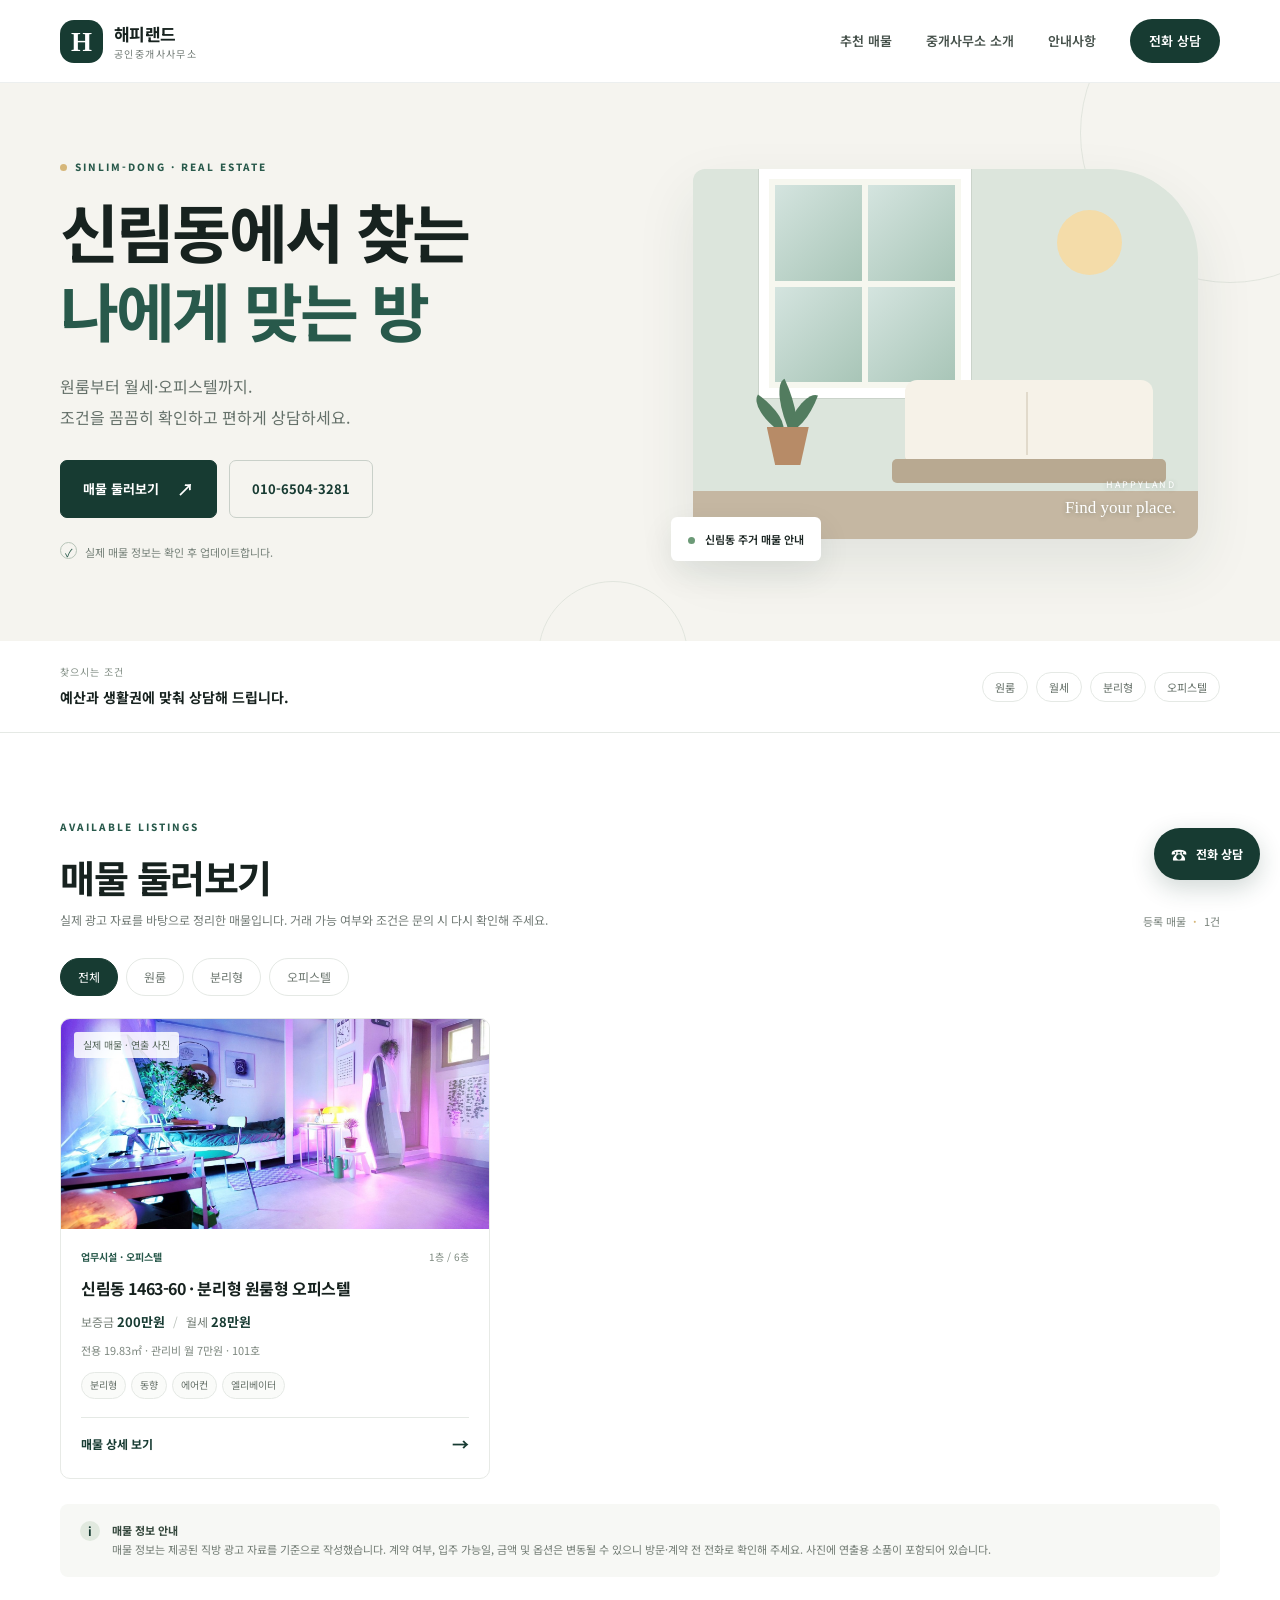
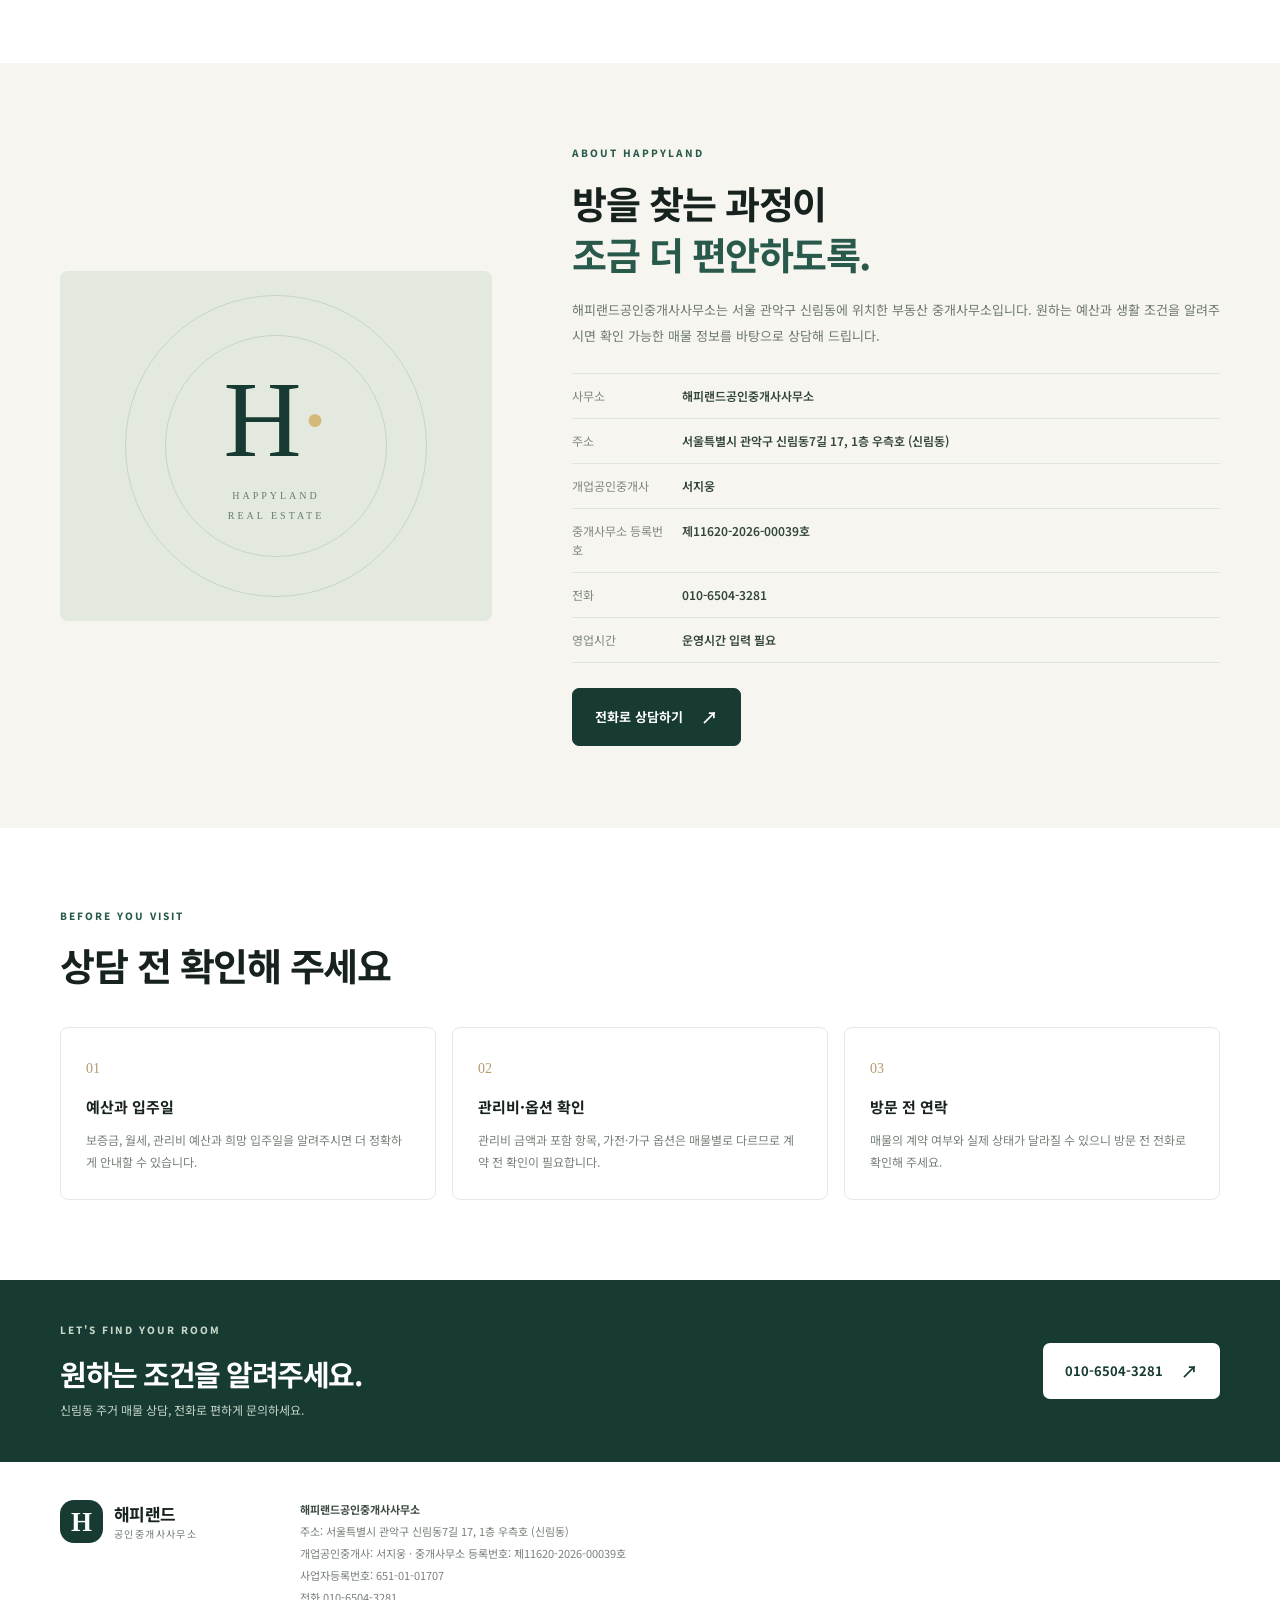
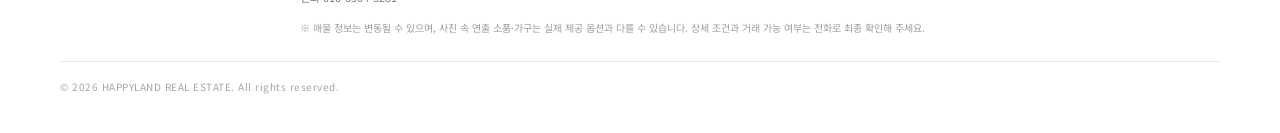
<file: index.html>
<!doctype html>
<html lang="ko">
<head>
  <meta charset="utf-8">
  <meta name="viewport" content="width=device-width, initial-scale=1">
  <meta name="theme-color" content="#173b32">
  <meta name="description" content="해피랜드공인중개사사무소. 서울 관악구 신림동 원룸·월세·오피스텔 매물을 안내합니다. 매물 조건과 입주 가능 여부는 전화로 확인해 주세요.">
  <meta name="robots" content="index,follow">
  <title>해피랜드공인중개사사무소 | 신림동 원룸·월세</title>
  <link rel="stylesheet" href="styles.css">
  <meta property="og:title" content="해피랜드공인중개사사무소 | 신림동 원룸·월세">
  <meta property="og:image" content="https://pigwkd5908-ship-it.github.io/happyland-homepage/images/room-main.jpg">
  <script type="application/ld+json" id="business-schema">
  {
    "@context": "https://schema.org",
    "@type": "RealEstateAgent",
    "name": "해피랜드공인중개사사무소",
    "founder": {"@type": "Person", "name": "서지웅"},
    "telephone": "+82-10-6504-3281",
    "address": {
      "@type": "PostalAddress",
      "streetAddress": "신림동7길 17, 1층 우측호",
      "addressLocality": "관악구",
      "addressRegion": "서울특별시",
      "addressCountry": "KR"
    },
    "areaServed": "서울특별시 관악구 신림동"
  }
  </script>
</head>
<body>
  <a class="skip-link" href="#main">본문 바로가기</a>
  <header class="site-header">
    <div class="container nav-wrap">
      <a class="brand" href="#home" aria-label="해피랜드 홈">
        <span class="brand-mark">H</span>
        <span><strong>해피랜드</strong><small>공인중개사사무소</small></span>
      </a>
      <button class="menu-toggle" id="menuToggle" aria-label="메뉴 열기" aria-expanded="false">☰</button>
      <nav id="mainNav" aria-label="주요 메뉴">
        <a href="#listings">추천 매물</a>
        <a href="#about">중개사무소 소개</a>
        <a href="#guide">안내사항</a>
        <a class="nav-call" href="tel:01065043281">전화 상담</a>
      </nav>
    </div>
  </header>

  <main id="main">
    <section class="hero" id="home">
      <div class="hero-shape shape-one"></div><div class="hero-shape shape-two"></div>
      <div class="container hero-grid">
        <div class="hero-copy">
          <p class="eyebrow"><span></span> SINLIM-DONG · REAL ESTATE</p>
          <h1>신림동에서 찾는<br><em>나에게 맞는 방</em></h1>
          <p class="hero-desc">원룸부터 월세·오피스텔까지.<br>조건을 꼼꼼히 확인하고 편하게 상담하세요.</p>
          <div class="hero-actions">
            <a class="button button-primary" href="#listings">매물 둘러보기 <span>↗</span></a>
            <a class="button button-outline" href="tel:01065043281">010-6504-3281</a>
          </div>
          <div class="hero-note"><span class="check">✓</span> 실제 매물 정보는 확인 후 업데이트합니다.</div>
        </div>
        <div class="hero-art" aria-label="차분한 색감의 집 일러스트">
          <div class="art-card">
            <div class="sun"></div>
            <div class="window"><div></div><div></div><div></div><div></div></div>
            <div class="plant"><i></i><i></i><i></i><b></b></div>
            <div class="sofa"><span></span></div>
            <div class="floor-line"></div>
            <div class="art-caption"><span>HAPPYLAND</span><strong>Find your place.</strong></div>
          </div>
          <div class="floating-tag"><span class="tag-dot"></span> 신림동 주거 매물 안내</div>
        </div>
      </div>
    </section>

    <section class="quick-search" aria-label="매물 조건 안내">
      <div class="container search-inner">
        <div><span class="search-label">찾으시는 조건</span><strong>예산과 생활권에 맞춰 상담해 드립니다.</strong></div>
        <div class="quick-chips"><span>원룸</span><span>월세</span><span>분리형</span><span>오피스텔</span></div>
      </div>
    </section>

    <section class="section listings-section" id="listings">
      <div class="container">
        <div class="section-heading">
          <div><p class="eyebrow">AVAILABLE LISTINGS</p><h2>매물 둘러보기</h2><p class="section-desc">실제 광고 자료를 바탕으로 정리한 매물입니다. 거래 가능 여부와 조건은 문의 시 다시 확인해 주세요.</p></div>
          <span class="listing-count" id="listingCount">등록 매물 <b>·</b> 1건</span>
        </div>
        <div class="filter-row" role="group" aria-label="매물 유형 필터">
          <button class="filter active" data-filter="all">전체</button>
          <button class="filter" data-filter="원룸">원룸</button>
          <button class="filter" data-filter="분리형">분리형</button>
          <button class="filter" data-filter="오피스텔">오피스텔</button>
        </div>
        <div class="listing-grid" id="listingGrid">
          <article class="listing-card real-listing" data-type="오피스텔 분리형 원룸" data-id="sillim-1463-60-101">
            <a class="listing-photo real-photo" href="listing-101.html" aria-label="신림동 1463-60 오피스텔 매물 상세 보기">
              <img src="images/room-main.jpg" alt="신림동 오피스텔 101호 실내 사진, 연출 소품 포함" loading="lazy">
              <span class="photo-label">실제 매물 · 연출 사진</span>
            </a>
            <div class="listing-body">
              <div class="listing-meta"><span>업무시설 · 오피스텔</span><span>1층 / 6층</span></div>
              <h3>신림동 1463-60 · 분리형 원룸형 오피스텔</h3>
              <p class="price">보증금 <b>200만원</b> <i>/</i> 월세 <b>28만원</b></p>
              <p class="listing-location">전용 19.83㎡ · 관리비 월 7만원 · 101호</p>
              <div class="listing-tags"><span>분리형</span><span>동향</span><span>에어컨</span><span>엘리베이터</span></div>
              <a class="detail-button" href="listing-101.html">매물 상세 보기 <span>→</span></a>
            </div>
          </article>
        </div>
        <div class="notice-box"><span class="notice-icon">i</span><p><strong>매물 정보 안내</strong><br>매물 정보는 제공된 직방 광고 자료를 기준으로 작성했습니다. 계약 여부, 입주 가능일, 금액 및 옵션은 변동될 수 있으니 방문·계약 전 전화로 확인해 주세요. 사진에 연출용 소품이 포함되어 있습니다.</p></div>
      </div>
    </section>

    <section class="about-section" id="about">
      <div class="container about-grid">
        <div class="about-visual"><div class="about-monogram">H<span>·</span></div><p>HAPPYLAND<br><b>REAL ESTATE</b></p></div>
        <div class="about-copy"><p class="eyebrow">ABOUT HAPPYLAND</p><h2>방을 찾는 과정이<br><em>조금 더 편안하도록.</em></h2><p>해피랜드공인중개사사무소는 서울 관악구 신림동에 위치한 부동산 중개사무소입니다. 원하는 예산과 생활 조건을 알려주시면 확인 가능한 매물 정보를 바탕으로 상담해 드립니다.</p><div class="contact-list"><div><span>사무소</span><strong>해피랜드공인중개사사무소</strong></div><div><span>주소</span><strong>서울특별시 관악구 신림동7길 17, 1층 우측호 (신림동)</strong></div><div><span>개업공인중개사</span><strong>서지웅</strong></div><div><span>중개사무소 등록번호</span><strong>제11620-2026-00039호</strong></div><div><span>전화</span><strong>010-6504-3281</strong></div><div><span>영업시간</span><strong>운영시간 입력 필요</strong></div></div><a class="button button-primary" href="tel:01065043281">전화로 상담하기 <span>↗</span></a></div>
      </div>
    </section>

    <section class="section guide-section" id="guide">
      <div class="container">
        <div class="section-heading"><div><p class="eyebrow">BEFORE YOU VISIT</p><h2>상담 전 확인해 주세요</h2></div></div>
        <div class="guide-grid">
          <div class="guide-card"><span>01</span><h3>예산과 입주일</h3><p>보증금, 월세, 관리비 예산과 희망 입주일을 알려주시면 더 정확하게 안내할 수 있습니다.</p></div>
          <div class="guide-card"><span>02</span><h3>관리비·옵션 확인</h3><p>관리비 금액과 포함 항목, 가전·가구 옵션은 매물별로 다르므로 계약 전 확인이 필요합니다.</p></div>
          <div class="guide-card"><span>03</span><h3>방문 전 연락</h3><p>매물의 계약 여부와 실제 상태가 달라질 수 있으니 방문 전 전화로 확인해 주세요.</p></div>
        </div>
      </div>
    </section>

    <section class="bottom-cta">
      <div class="container cta-inner"><div><p class="eyebrow">LET'S FIND YOUR ROOM</p><h2>원하는 조건을 알려주세요.</h2><p>신림동 주거 매물 상담, 전화로 편하게 문의하세요.</p></div><a class="button button-light" href="tel:01065043281">010-6504-3281 <span>↗</span></a></div>
    </section>
  </main>

  <footer class="site-footer">
    <div class="container footer-inner">
      <div class="brand footer-brand"><span class="brand-mark">H</span><span><strong>해피랜드</strong><small>공인중개사사무소</small></span></div>
      <div class="footer-info"><strong>해피랜드공인중개사사무소</strong><p>주소: 서울특별시 관악구 신림동7길 17, 1층 우측호 (신림동)</p><p>개업공인중개사: 서지웅 · 중개사무소 등록번호: 제11620-2026-00039호</p><p>사업자등록번호: 651-01-01707</p><p>전화 <a href="tel:01065043281">010-6504-3281</a></p><small>※ 매물 정보는 변동될 수 있으며, 사진 속 연출 소품·가구는 실제 제공 옵션과 다를 수 있습니다. 상세 조건과 거래 가능 여부는 전화로 최종 확인해 주세요.</small></div>
      <p class="copyright">© <span id="year"></span> HAPPYLAND REAL ESTATE. All rights reserved.</p>
    </div>
  </footer>

  <a class="floating-call" href="tel:01065043281" aria-label="전화 상담"><span>☎</span><small>전화 상담</small></a>

  <script src="script.js"></script>
</body>
</html>
</file>
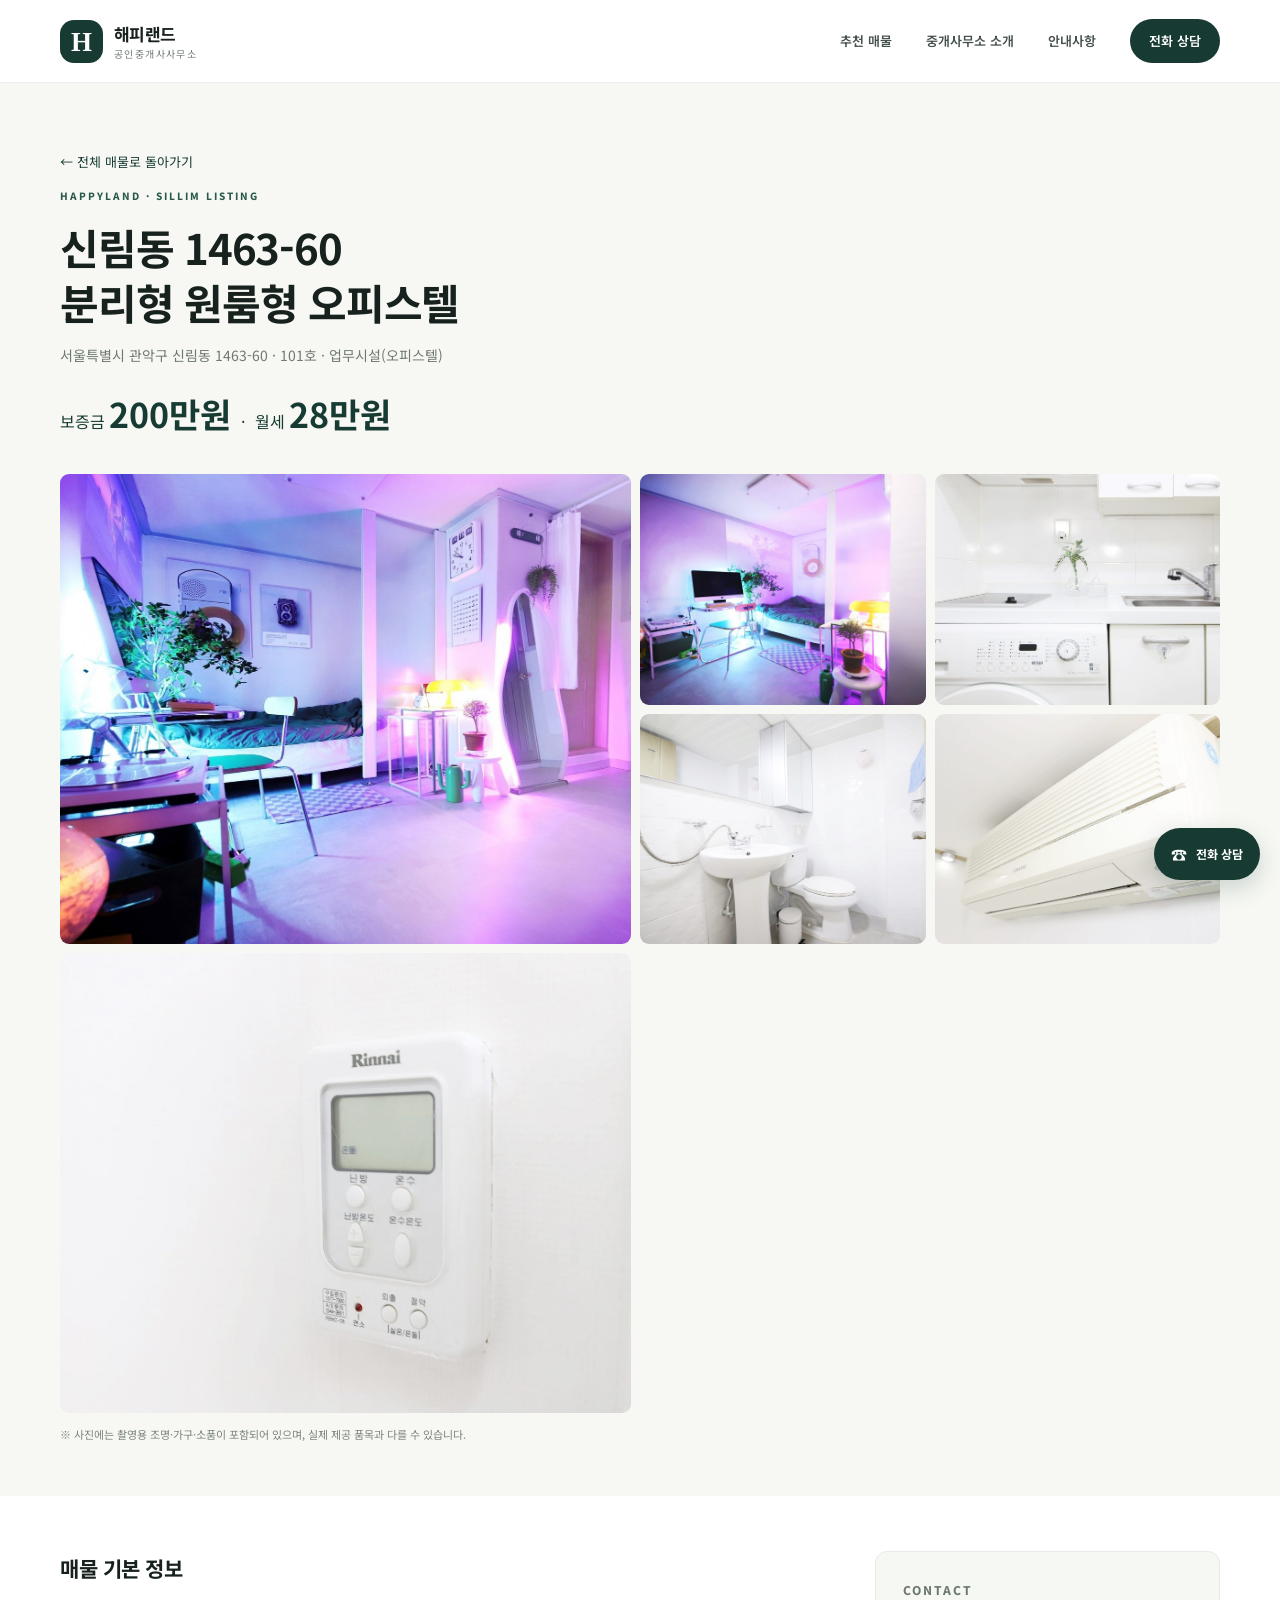
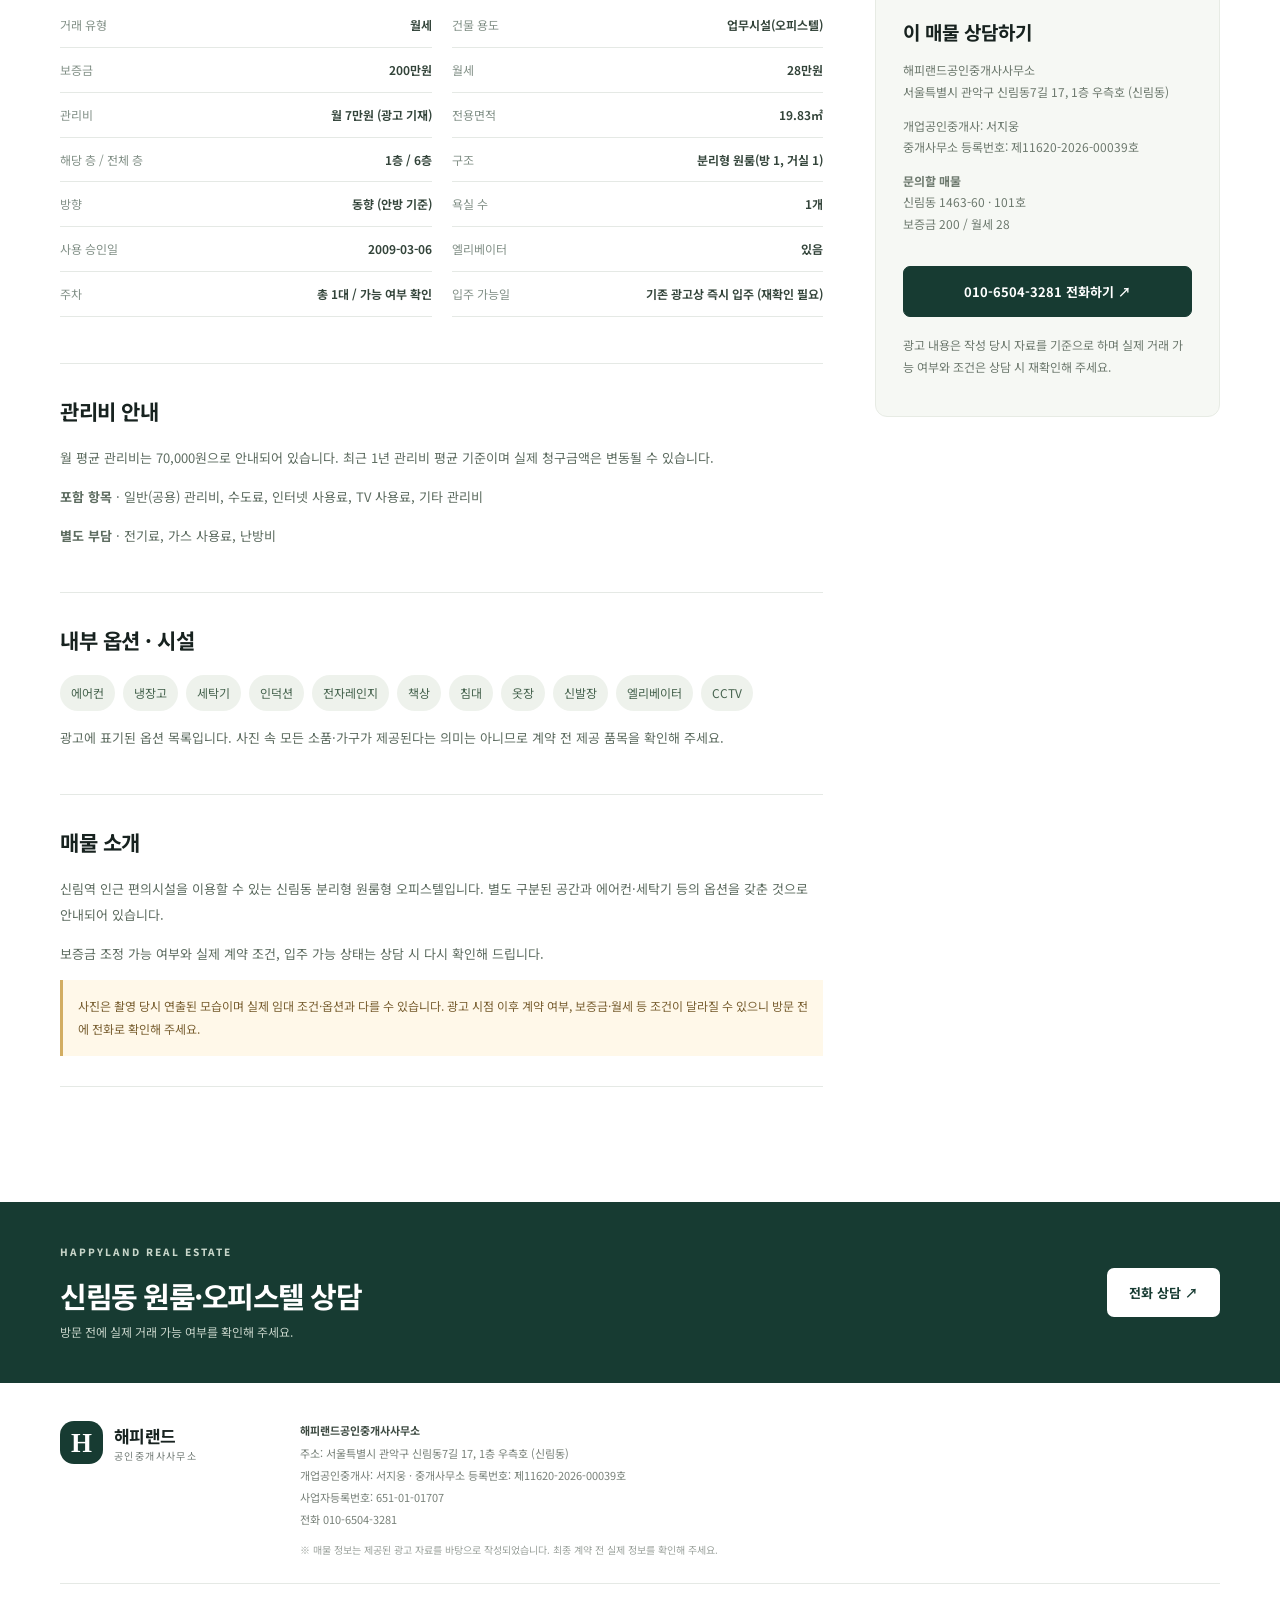
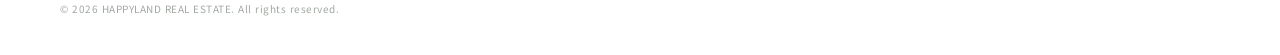
<file: listing-101.html>
<!doctype html>
<html lang="ko">
<head>
  <meta charset="utf-8">
  <meta name="viewport" content="width=device-width, initial-scale=1">
  <meta name="theme-color" content="#173b32">
  <meta name="description" content="신림동 1463-60 오피스텔 월세 매물. 보증금 200만원, 월세 28만원, 관리비 월 7만원, 전용 19.83㎡. 해피랜드공인중개사사무소 상담 010-6504-3281.">
  <title>신림동 1463-60 오피스텔 101호 월세 200/28 | 해피랜드공인중개사사무소</title>
  <meta property="og:title" content="신림동 오피스텔 101호 월세 200/28 | 해피랜드공인중개사사무소">
  <meta property="og:description" content="전용 19.83㎡ · 관리비 7만원 · 1층 · 분리형 원룸형 오피스텔">
  <meta property="og:image" content="https://pigwkd5908-ship-it.github.io/happyland-homepage/images/room-main.jpg">
  <link rel="stylesheet" href="styles.css">
</head>
<body>
  <a class="skip-link" href="#main">본문 바로가기</a>
  <header class="site-header"><div class="container nav-wrap">
    <a class="brand" href="index.html" aria-label="해피랜드 홈"><span class="brand-mark">H</span><span><strong>해피랜드</strong><small>공인중개사사무소</small></span></a>
    <button class="menu-toggle" id="menuToggle" aria-label="메뉴 열기" aria-expanded="false">☰</button>
    <nav id="mainNav" aria-label="주요 메뉴"><a href="index.html#listings">추천 매물</a><a href="index.html#about">중개사무소 소개</a><a href="index.html#guide">안내사항</a><a class="nav-call" href="tel:01065043281">전화 상담</a></nav>
  </div></header>
  <main id="main">
    <section class="detail-listing-hero"><div class="container">
      <a class="back-link" href="index.html#listings">← 전체 매물로 돌아가기</a>
      <p class="eyebrow">HAPPYLAND · SILLIM LISTING</p>
      <h1 class="detail-title">신림동 1463-60<br>분리형 원룸형 오피스텔</h1>
      <p class="detail-subtitle">서울특별시 관악구 신림동 1463-60 · 101호 · 업무시설(오피스텔)</p>
      <div class="detail-price"><span>보증금 <strong>200만원</strong></span><span>·</span><span>월세 <strong>28만원</strong></span></div>
      <div class="detail-page-gallery">
        <a href="images/room-main.jpg" target="_blank" aria-label="실내 사진 크게 보기"><img src="images/room-main.jpg" alt="101호 실내, 조명 및 가구 연출 사진" fetchpriority="high"></a>
        <a href="images/room-side.jpg" target="_blank" aria-label="실내 다른 각도 크게 보기"><img src="images/room-side.jpg" alt="101호 실내 다른 각도, 연출 사진" loading="lazy"></a>
        <a href="images/kitchen.jpg" target="_blank" aria-label="주방 사진 크게 보기"><img src="images/kitchen.jpg" alt="인덕션, 싱크대, 세탁기가 있는 주방" loading="lazy"></a>
        <a href="images/bathroom.jpg" target="_blank" aria-label="욕실 사진 크게 보기"><img src="images/bathroom.jpg" alt="세면대, 양변기 및 샤워기가 있는 욕실" loading="lazy"></a>
        <a href="images/aircon.jpg" target="_blank" aria-label="에어컨 사진 크게 보기"><img src="images/aircon.jpg" alt="벽걸이 에어컨" loading="lazy"></a>
        <a href="images/heating.jpg" target="_blank" aria-label="난방 조절기 사진 크게 보기"><img src="images/heating.jpg" alt="난방 온도 조절기" loading="lazy"></a>
      </div>
      <p style="margin-top:12px;color:#7b867d;font-size:11px">※ 사진에는 촬영용 조명·가구·소품이 포함되어 있으며, 실제 제공 품목과 다를 수 있습니다.</p>
    </div></section>
    <section class="detail-page-content"><div class="container detail-page-layout"><div>
      <section class="property-section"><h2>매물 기본 정보</h2><dl class="property-facts">
        <div><dt>거래 유형</dt><dd>월세</dd></div>
        <div><dt>건물 용도</dt><dd>업무시설(오피스텔)</dd></div>
        <div><dt>보증금</dt><dd>200만원</dd></div>
        <div><dt>월세</dt><dd>28만원</dd></div>
        <div><dt>관리비</dt><dd>월 7만원 (광고 기재)</dd></div>
        <div><dt>전용면적</dt><dd>19.83㎡</dd></div>
        <div><dt>해당 층 / 전체 층</dt><dd>1층 / 6층</dd></div>
        <div><dt>구조</dt><dd>분리형 원룸(방 1, 거실 1)</dd></div>
        <div><dt>방향</dt><dd>동향 (안방 기준)</dd></div>
        <div><dt>욕실 수</dt><dd>1개</dd></div>
        <div><dt>사용 승인일</dt><dd>2009-03-06</dd></div>
        <div><dt>엘리베이터</dt><dd>있음</dd></div>
        <div><dt>주차</dt><dd>총 1대 / 가능 여부 확인</dd></div>
        <div><dt>입주 가능일</dt><dd>기존 광고상 즉시 입주 (재확인 필요)</dd></div>
      </dl></section>
      <section class="property-section"><h2>관리비 안내</h2>
        <p>월 평균 관리비는 70,000원으로 안내되어 있습니다. 최근 1년 관리비 평균 기준이며 실제 청구금액은 변동될 수 있습니다.</p>
        <p><strong>포함 항목</strong> · 일반(공용) 관리비, 수도료, 인터넷 사용료, TV 사용료, 기타 관리비</p>
        <p><strong>별도 부담</strong> · 전기료, 가스 사용료, 난방비</p>
      </section>
      <section class="property-section"><h2>내부 옵션 · 시설</h2>
        <div class="property-pills"><span>에어컨</span><span>냉장고</span><span>세탁기</span><span>인덕션</span><span>전자레인지</span><span>책상</span><span>침대</span><span>옷장</span><span>신발장</span><span>엘리베이터</span><span>CCTV</span></div>
        <p style="margin-top:14px">광고에 표기된 옵션 목록입니다. 사진 속 모든 소품·가구가 제공된다는 의미는 아니므로 계약 전 제공 품목을 확인해 주세요.</p>
      </section>
      <section class="property-section"><h2>매물 소개</h2>
        <p>신림역 인근 편의시설을 이용할 수 있는 신림동 분리형 원룸형 오피스텔입니다. 별도 구분된 공간과 에어컨·세탁기 등의 옵션을 갖춘 것으로 안내되어 있습니다.</p>
        <p>보증금 조정 가능 여부와 실제 계약 조건, 입주 가능 상태는 상담 시 다시 확인해 드립니다.</p>
        <div class="property-note">사진은 촬영 당시 연출된 모습이며 실제 임대 조건·옵션과 다를 수 있습니다. 광고 시점 이후 계약 여부, 보증금·월세 등 조건이 달라질 수 있으니 방문 전에 전화로 확인해 주세요.</div>
      </section>
    </div><aside class="property-aside">
      <p class="eyebrow">CONTACT</p><h3>이 매물 상담하기</h3>
      <p>해피랜드공인중개사사무소<br>서울특별시 관악구 신림동7길 17, 1층 우측호 (신림동)</p><p>개업공인중개사: 서지웅<br>중개사무소 등록번호: 제11620-2026-00039호</p>
      <p><strong>문의할 매물</strong><br>신림동 1463-60 · 101호<br>보증금 200 / 월세 28</p>
      <a class="button button-primary" href="tel:01065043281">010-6504-3281 전화하기 ↗</a>
      <p style="margin-top:17px">광고 내용은 작성 당시 자료를 기준으로 하며 실제 거래 가능 여부와 조건은 상담 시 재확인해 주세요.</p>
    </aside></div></section>
    <section class="bottom-cta"><div class="container cta-inner"><div><p class="eyebrow">HAPPYLAND REAL ESTATE</p><h2>신림동 원룸·오피스텔 상담</h2><p>방문 전에 실제 거래 가능 여부를 확인해 주세요.</p></div><a class="button button-light" href="tel:01065043281">전화 상담 ↗</a></div></section>
  </main>
  <footer class="site-footer"><div class="container footer-inner"><div class="brand footer-brand"><span class="brand-mark">H</span><span><strong>해피랜드</strong><small>공인중개사사무소</small></span></div><div class="footer-info"><strong>해피랜드공인중개사사무소</strong><p>주소: 서울특별시 관악구 신림동7길 17, 1층 우측호 (신림동)</p><p>개업공인중개사: 서지웅 · 중개사무소 등록번호: 제11620-2026-00039호</p><p>사업자등록번호: 651-01-01707</p><p>전화 <a href="tel:01065043281">010-6504-3281</a></p><small>※ 매물 정보는 제공된 광고 자료를 바탕으로 작성되었습니다. 최종 계약 전 실제 정보를 확인해 주세요.</small></div><p class="copyright">© <span id="year"></span> HAPPYLAND REAL ESTATE. All rights reserved.</p></div></footer>
  <a class="floating-call" href="tel:01065043281" aria-label="전화 상담"><span>☎</span><small>전화 상담</small></a>
  <script src="script.js"></script>
</body>
</html>
</file>
<file: styles.css>
@import url('https://fonts.googleapis.com/css2?family=Noto+Sans+KR:wght@400;500;600;700;800&display=swap');
:root{--green:#173b32;--green2:#28594b;--cream:#f5f4ef;--ink:#17221f;--muted:#727b76;--line:#e5e9e5;--white:#fff;--gold:#d6b77a}
*{box-sizing:border-box}html{scroll-behavior:smooth;scroll-padding-top:90px}body{margin:0;font-family:'Noto Sans KR',Arial,sans-serif;color:var(--ink);background:#fff;line-height:1.65}a{color:inherit;text-decoration:none}button{font:inherit;cursor:pointer}.container{width:min(1160px,calc(100% - 44px));margin:auto}.skip-link{position:absolute;left:-9999px}.skip-link:focus{left:12px;top:12px;background:#fff;padding:12px;z-index:100}
.site-header{position:sticky;top:0;z-index:20;background:rgba(255,255,255,.94);backdrop-filter:blur(16px);border-bottom:1px solid rgba(23,59,50,.08)}.nav-wrap{height:82px;display:flex;align-items:center;justify-content:space-between}.brand{display:flex;align-items:center;gap:11px}.brand-mark{width:43px;height:43px;border-radius:14px;background:var(--green);color:#fff;display:grid;place-items:center;font-family:Georgia,serif;font-size:27px;font-weight:bold}.brand strong{display:block;font-size:17px;letter-spacing:-.6px}.brand small{display:block;font-size:10px;color:var(--muted);letter-spacing:1.4px;margin-top:-2px}nav{display:flex;align-items:center;gap:34px;font-size:13px;font-weight:600;color:#46514b}nav a:hover{color:var(--green2)}.nav-call{background:var(--green);color:#fff;padding:11px 19px;border-radius:30px}.nav-call:hover{color:#fff;background:var(--green2)}.menu-toggle{display:none;background:none;border:0;font-size:24px;color:var(--green)}
.hero{position:relative;overflow:hidden;background:var(--cream);padding:76px 0 80px}.hero-grid{display:grid;grid-template-columns:1.02fr .98fr;align-items:center;gap:40px;position:relative;z-index:1}.eyebrow{font-size:10px;letter-spacing:2px;font-weight:800;color:var(--green2);margin:0 0 15px;display:flex;align-items:center;gap:8px}.eyebrow span{width:7px;height:7px;background:var(--gold);border-radius:50%}h1,h2,h3,p{margin-top:0}h1{font-size:clamp(39px,5vw,65px);line-height:1.24;letter-spacing:-2.8px;margin-bottom:22px;font-weight:700}h1 em,h2 em{font-style:normal;color:var(--green2)}.hero-desc{font-size:16px;line-height:1.9;color:#65716a;margin-bottom:28px}.hero-actions{display:flex;gap:12px;flex-wrap:wrap}.button{display:inline-flex;align-items:center;justify-content:center;gap:18px;padding:14px 22px;border-radius:7px;font-size:13px;font-weight:700;transition:.2s}.button span{font-size:17px}.button-primary{background:var(--green);color:#fff;border:1px solid var(--green)}.button-primary:hover{background:var(--green2);transform:translateY(-1px)}.button-outline{border:1px solid #c9d0c9;background:transparent;color:var(--green)}.hero-note{margin-top:24px;color:#758078;font-size:11px}.check{display:inline-grid;place-items:center;border:1px solid #b7c4b8;border-radius:50%;width:17px;height:17px;color:var(--green2);margin-right:5px}.hero-art{position:relative;padding:10px 22px 22px}.art-card{height:370px;border-radius:12px 90px 12px 12px;background:#dce5dc;position:relative;overflow:hidden;box-shadow:0 25px 60px #203d3018}.sun{position:absolute;right:15%;top:11%;width:65px;height:65px;background:#f4dca9;border-radius:50%}.window{position:absolute;top:0;left:13%;width:42%;height:62%;background:#f6f7ef;border:10px solid #fff;box-shadow:0 0 0 1px #cad3ca;display:grid;grid-template-columns:1fr 1fr;grid-template-rows:1fr 1fr;gap:6px;padding:6px}.window div{background:linear-gradient(135deg,#d4e4df,#a8c5b7)}.plant{position:absolute;bottom:20%;left:12%;width:65px;height:90px}.plant:after{content:"";position:absolute;bottom:0;left:13px;width:42px;height:38px;background:#b78b67;clip-path:polygon(0 0,100% 0,80% 100%,20% 100%)}.plant i{position:absolute;bottom:30px;left:25px;width:18px;height:55px;border-radius:100% 0 100% 0;background:#527c5f;transform:rotate(-25deg)}.plant i:nth-child(2){left:7px;transform:rotate(-55deg);height:42px}.plant i:nth-child(3){left:39px;transform:rotate(20deg);height:44px}.sofa{position:absolute;bottom:18%;right:9%;width:49%;height:93px;border-radius:12px 12px 5px 5px;background:#f6f2e8;box-shadow:inset 0 -12px #e3ddce}.sofa:before{content:"";position:absolute;left:-13px;right:-13px;bottom:-10px;height:24px;background:#b8a991;border-radius:5px}.sofa span{position:absolute;top:12px;left:49%;width:2px;height:63px;background:#e1dacb}.floor-line{position:absolute;bottom:0;left:0;right:0;height:13%;background:#c5b7a2}.art-caption{position:absolute;bottom:17px;right:22px;color:#fff;text-align:right;z-index:2;text-shadow:0 1px 5px #34483d55}.art-caption span{display:block;font-size:9px;letter-spacing:2px}.art-caption strong{font-family:Georgia,serif;font-size:17px;font-weight:400}.floating-tag{position:absolute;bottom:0;left:0;background:#fff;padding:13px 17px;border-radius:6px;box-shadow:0 12px 32px #173b3217;font-size:11px;font-weight:600}.tag-dot{display:inline-block;width:7px;height:7px;background:#6c9a77;border-radius:50%;margin-right:7px}.hero-shape{position:absolute;border:1px solid #d9dfd6;border-radius:50%;opacity:.7}.shape-one{width:300px;height:300px;right:-100px;top:-100px}.shape-two{width:150px;height:150px;left:42%;bottom:-90px}
.quick-search{border-bottom:1px solid var(--line)}.search-inner{min-height:91px;display:flex;align-items:center;justify-content:space-between;gap:20px}.search-label{display:block;color:#849087;font-size:10px;letter-spacing:1px;margin-bottom:3px}.search-inner strong{font-size:14px}.quick-chips{display:flex;gap:8px;flex-wrap:wrap}.quick-chips span,.listing-tags span{border:1px solid var(--line);padding:5px 12px;border-radius:30px;font-size:11px;color:#667169;background:#fff}
.section{padding:86px 0}.section-heading{display:flex;align-items:flex-end;justify-content:space-between;gap:20px;margin-bottom:28px}.section-heading h2,.about-copy h2,.cta-inner h2{font-size:clamp(28px,3vw,38px);line-height:1.35;letter-spacing:-1.5px;margin-bottom:8px}.section-desc{font-size:12px;color:var(--muted);margin-bottom:0}.listing-count{font-size:11px;color:#7a847d;white-space:nowrap}.listing-count b{color:var(--gold);padding:0 4px}.filter-row{display:flex;gap:8px;margin-bottom:22px}.filter{background:#fff;border:1px solid var(--line);padding:8px 17px;border-radius:30px;font-size:12px;color:#6d7770}.filter.active,.filter:hover{background:var(--green);border-color:var(--green);color:#fff}.listing-grid{display:grid;grid-template-columns:repeat(3,1fr);gap:20px}.listing-card{border:1px solid #e7eae6;border-radius:10px;overflow:hidden;transition:transform .2s,box-shadow .2s;background:#fff}.listing-card:hover{transform:translateY(-3px);box-shadow:0 14px 35px #193b3010}.listing-photo{height:210px;position:relative;display:grid;place-items:center;overflow:hidden}.photo-one{background:linear-gradient(135deg,#e6ebe3,#c8d8cc)}.photo-two{background:linear-gradient(135deg,#eee8de,#d6c8b5)}.photo-three{background:linear-gradient(135deg,#dce6e7,#b8cecf)}.photo-label{position:absolute;top:13px;left:13px;background:#ffffffd9;padding:5px 9px;border-radius:3px;font-size:10px;color:#56665b}.photo-icon{font-size:70px;color:#ffffffa8;font-family:Georgia,serif}.listing-body{padding:20px}.listing-meta{display:flex;justify-content:space-between;gap:10px;font-size:10px;color:#7d897f;margin-bottom:10px}.listing-meta span:first-child{color:var(--green2);font-weight:700}.listing-card h3{font-size:16px;letter-spacing:-.4px;margin-bottom:10px}.price{font-size:12px;color:#747e76;margin-bottom:8px}.price b{font-size:13px;color:var(--green);font-weight:700}.price i{font-style:normal;color:#b9c0b9;padding:0 5px}.listing-location{font-size:11px;color:#7d877f;margin-bottom:13px}.listing-tags{display:flex;gap:5px;flex-wrap:wrap;margin-bottom:18px}.listing-tags span{font-size:10px;padding:4px 8px;background:#fafbf9}.detail-button{width:100%;display:flex;justify-content:space-between;align-items:center;padding:12px 0 0;border:0;border-top:1px solid var(--line);background:transparent;color:var(--green);font-size:12px;font-weight:700}.detail-button span{font-size:17px}.notice-box{display:flex;align-items:flex-start;gap:12px;background:#f7f8f5;border-radius:8px;padding:17px 20px;margin-top:25px}.notice-icon{display:grid;place-items:center;flex:0 0 20px;height:20px;border-radius:50%;background:#e1e9df;color:var(--green);font-size:12px;font-weight:700}.notice-box p{font-size:11px;color:#727c74;margin:0;line-height:1.8}.notice-box strong{color:#34473c}
.about-section{background:#f6f5f0;padding:82px 0}.about-grid{display:grid;grid-template-columns:.8fr 1.2fr;gap:80px;align-items:center}.about-visual{height:350px;background:#e4e9df;display:flex;flex-direction:column;align-items:center;justify-content:center;border-radius:8px;position:relative;overflow:hidden}.about-visual:before,.about-visual:after{content:"";position:absolute;border:1px solid #c8d2c6;border-radius:50%;width:300px;height:300px}.about-visual:after{width:220px;height:220px}.about-monogram{font-family:Georgia,serif;font-size:108px;color:var(--green);line-height:1;z-index:1}.about-monogram span{color:var(--gold)}.about-visual p{z-index:1;text-align:center;font-family:Georgia,serif;font-size:10px;letter-spacing:3px;color:#667d6b;margin:12px 0 0;line-height:2}.about-visual p b{font-weight:400}.about-copy h2{margin-bottom:18px}.about-copy>p:not(.eyebrow){font-size:13px;color:#6e7971;line-height:2;margin-bottom:24px}.contact-list{border-top:1px solid #dfe4dc;margin-bottom:25px}.contact-list div{display:grid;grid-template-columns:100px 1fr;gap:10px;border-bottom:1px solid #dfe4dc;padding:12px 0;font-size:12px}.contact-list span{color:#7f8980}.contact-list strong{font-weight:600;color:#33463a}
.guide-section{padding:80px 0}.guide-grid{display:grid;grid-template-columns:repeat(3,1fr);gap:16px}.guide-card{border:1px solid var(--line);padding:25px;border-radius:8px}.guide-card>span{font-family:Georgia,serif;color:#b39b6e;font-size:14px}.guide-card h3{font-size:15px;margin:15px 0 9px}.guide-card p{font-size:12px;line-height:1.9;color:#778179;margin:0}.bottom-cta{background:var(--green);color:#fff;padding:42px 0}.cta-inner{display:flex;align-items:center;justify-content:space-between;gap:25px}.cta-inner .eyebrow{color:#c8d6ca}.cta-inner h2{font-size:29px;margin-bottom:7px}.cta-inner p:not(.eyebrow){font-size:12px;color:#c7d4ca;margin:0}.button-light{background:#fff;color:var(--green);white-space:nowrap}.button-light:hover{background:#f1f3ee}.site-footer{padding:38px 0;background:#fff}.footer-inner{display:grid;grid-template-columns:220px 1fr;gap:20px;align-items:start}.footer-brand{align-self:start}.footer-info{font-size:11px;color:#788179}.footer-info strong{color:#3e4b42}.footer-info p{margin:4px 0}.footer-info small{display:block;margin-top:14px;color:#9aa19b;font-size:10px}.copyright{grid-column:1/-1;border-top:1px solid var(--line);padding-top:17px;margin:4px 0 0;color:#a0a7a1;font-size:10px;letter-spacing:.5px}.floating-call{position:fixed;right:20px;bottom:20px;z-index:15;display:flex;align-items:center;gap:9px;background:var(--green);color:#fff;padding:13px 17px;border-radius:50px;box-shadow:0 8px 24px #173b3233;font-size:13px}.floating-call span{font-size:16px}.floating-call small{font-size:12px;font-weight:700}
.detail-dialog{width:min(520px,calc(100% - 30px));border:0;border-radius:12px;padding:30px;box-shadow:0 25px 90px #0003;color:var(--ink)}.detail-dialog::backdrop{background:#13241dcc;backdrop-filter:blur(3px)}.detail-dialog h2{font-size:24px;letter-spacing:-.8px;margin-bottom:10px}.dialog-close{float:right;border:0;background:#f1f3ef;border-radius:50%;width:32px;height:32px;font-size:22px;color:#4c5a50}.dialog-warning{background:#fff5e3;padding:10px 12px;border-radius:5px;font-size:11px;color:#8b6c2d}.detail-list{margin:20px 0}.detail-list div{display:grid;grid-template-columns:130px 1fr;padding:11px 0;border-bottom:1px solid var(--line);font-size:12px}.detail-list dt{color:#7b857d}.detail-list dd{margin:0;font-weight:600}.full-button{width:100%}
@media(max-width:800px){.container{width:min(100% - 32px,600px)}.nav-wrap{height:70px}.menu-toggle{display:block}nav{display:none;position:absolute;top:69px;left:0;right:0;padding:18px 22px 22px;background:#fff;border-bottom:1px solid var(--line);flex-direction:column;align-items:stretch;gap:0}nav.open{display:flex}nav a{padding:12px 0}.nav-call{text-align:center;padding:12px;margin-top:5px}.hero{padding:52px 0 58px}.hero-grid{grid-template-columns:1fr;gap:30px}.hero-art{max-width:500px;width:100%;margin:auto;padding:0 10px 18px}.art-card{height:290px}.hero-copy{text-align:left}.hero-note{margin-top:19px}.search-inner{padding:22px 0;align-items:flex-start;flex-direction:column}.section{padding:62px 0}.section-heading{align-items:flex-start;flex-direction:column;gap:10px}.listing-grid{grid-template-columns:repeat(2,minmax(0,1fr));gap:13px}.listing-photo{height:160px}.listing-body{padding:15px}.listing-card h3{font-size:14px}.price{line-height:1.8}.about-section{padding:60px 0}.about-grid{grid-template-columns:1fr;gap:35px}.about-visual{height:250px}.guide-grid{grid-template-columns:1fr}.guide-card{padding:21px}.cta-inner{align-items:flex-start;flex-direction:column}.footer-inner{grid-template-columns:1fr}.copyright{grid-column:auto}.floating-call{right:12px;bottom:12px;padding:12px 15px}}
@media(max-width:480px){h1{font-size:41px}.hero-desc{font-size:14px}.hero-actions .button{flex:1;padding:13px 12px;gap:8px}.art-card{height:245px;border-top-right-radius:65px}.quick-chips{gap:6px}.quick-chips span{padding:5px 10px}.listing-grid{grid-template-columns:1fr}.listing-photo{height:205px}.listing-body{padding:18px}.filter-row{overflow:auto;padding-bottom:4px}.filter{white-space:nowrap}.contact-list div{grid-template-columns:80px 1fr}.detail-dialog{padding:23px}.detail-list div{grid-template-columns:105px 1fr}.floating-call small{display:none}.floating-call{width:48px;height:48px;justify-content:center;padding:0}.floating-call span{font-size:19px}}

/* 첫 번째 실매물 등록 */
.listing-grid:has(.real-listing:only-child){grid-template-columns:minmax(0,430px)}
.real-photo{display:block;background:#eceeeb;overflow:hidden}
.real-photo img{display:block;width:100%;height:100%;object-fit:cover;transition:transform .4s ease}
.real-photo:hover img{transform:scale(1.035)}
.real-photo .photo-label{z-index:1}
a.detail-button{text-decoration:none}
.detail-listing-hero{padding:64px 0 42px;background:#f7f8f4}
.back-link{display:inline-block;font-size:13px;margin-bottom:16px;color:var(--green)}
.detail-title{font-size:clamp(27px,4vw,42px);letter-spacing:-1.25px;line-height:1.3;margin:10px 0 14px}
.detail-subtitle{color:#6e7971;font-size:14px;line-height:1.8}
.detail-price{display:flex;align-items:baseline;flex-wrap:wrap;gap:10px;margin-top:18px;font-size:16px;color:var(--green)}
.detail-price strong{font-size:clamp(23px,4vw,34px)}
.detail-page-gallery{display:grid;grid-template-columns:2fr 1fr 1fr;gap:9px;margin-top:32px}
.detail-page-gallery a{display:block;aspect-ratio:1.24;overflow:hidden;border-radius:9px;background:#e8ece8}
.detail-page-gallery a:first-child{grid-row:span 2;aspect-ratio:auto}
.detail-page-gallery img{width:100%;height:100%;object-fit:cover;display:block;transition:transform .25s}
.detail-page-gallery a:hover img{transform:scale(1.04)}
.detail-page-content{padding:55px 0 85px}
.detail-page-layout{display:grid;grid-template-columns:minmax(0,1.55fr) minmax(260px,0.7fr);gap:52px;align-items:start}
.property-section{padding-bottom:30px;margin-bottom:30px;border-bottom:1px solid var(--line)}
.property-section h2{font-size:21px;margin-bottom:17px;letter-spacing:-.5px}
.property-section p,.property-section li{font-size:13px;color:#5d6c60;line-height:2}
.property-facts{display:grid;grid-template-columns:1fr 1fr;gap:0 20px}
.property-facts>div{display:flex;justify-content:space-between;gap:16px;padding:12px 0;border-bottom:1px solid var(--line);font-size:12px}
.property-facts dt{color:#829087}
.property-facts dd{margin:0;font-weight:650;text-align:right;color:#33443a}
.property-pills{display:flex;flex-wrap:wrap;gap:8px}
.property-pills span{background:#eef2ec;border-radius:50px;padding:8px 11px;color:#46634e;font-size:12px}
.property-aside{position:sticky;top:100px;background:#f6f8f4;border:1px solid #e7ebe4;border-radius:12px;padding:27px}
.property-aside h3{font-size:19px;margin-bottom:12px}
.property-aside p{font-size:12px;color:#6d796e;line-height:1.8}
.property-aside .button{margin-top:19px;width:100%}
.property-note{background:#fff8e9;border-left:3px solid #d2ad62;padding:15px;font-size:12px;line-height:1.9;color:#795f31}
@media(max-width:850px){.detail-page-layout{grid-template-columns:1fr}.property-aside{position:static}.detail-page-gallery{grid-template-columns:1fr 1fr}.detail-page-gallery a:first-child{grid-column:span 2;grid-row:auto;aspect-ratio:1.8}}
@media(max-width:480px){.listing-grid:has(.real-listing:only-child){grid-template-columns:1fr}.detail-page-gallery{gap:6px}.detail-page-gallery a{aspect-ratio:1.25}.detail-page-content{padding:40px 0 65px}.property-facts{grid-template-columns:1fr}.detail-listing-hero{padding:40px 0 28px}}
</file>
